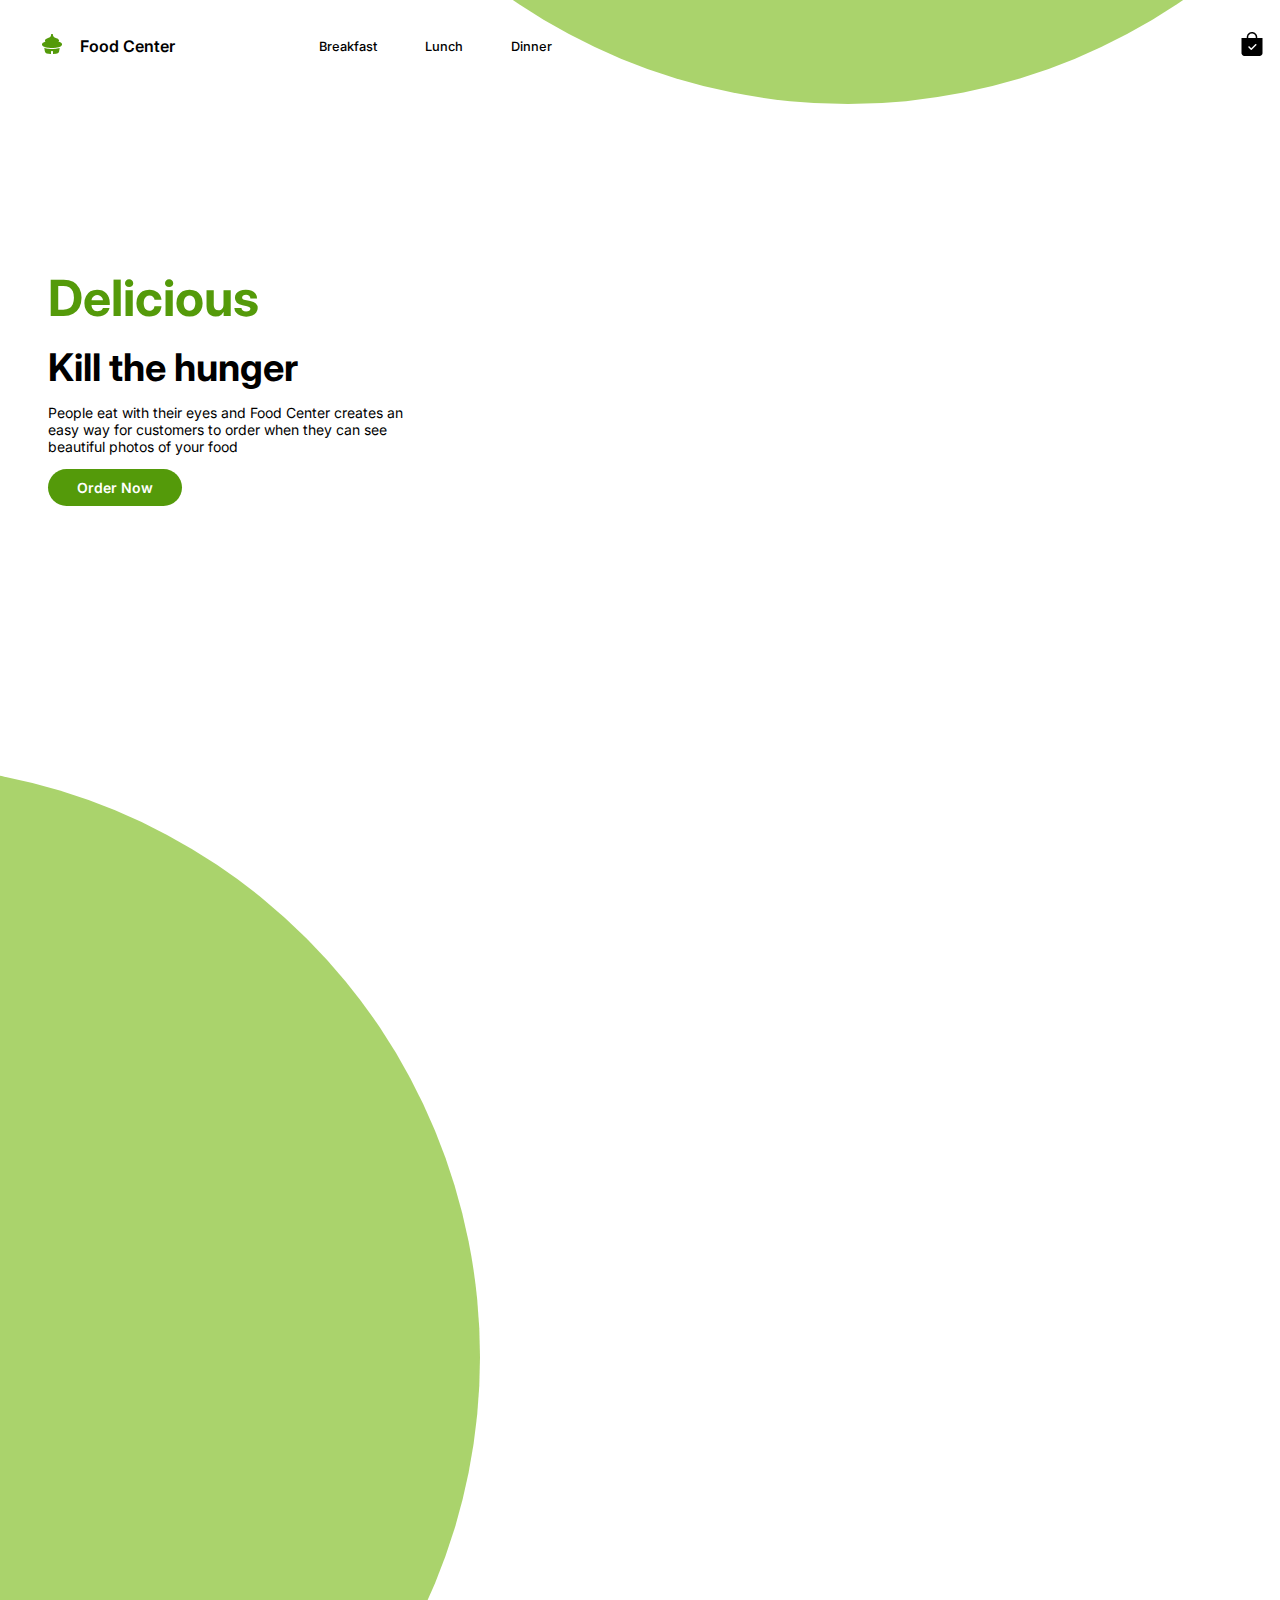
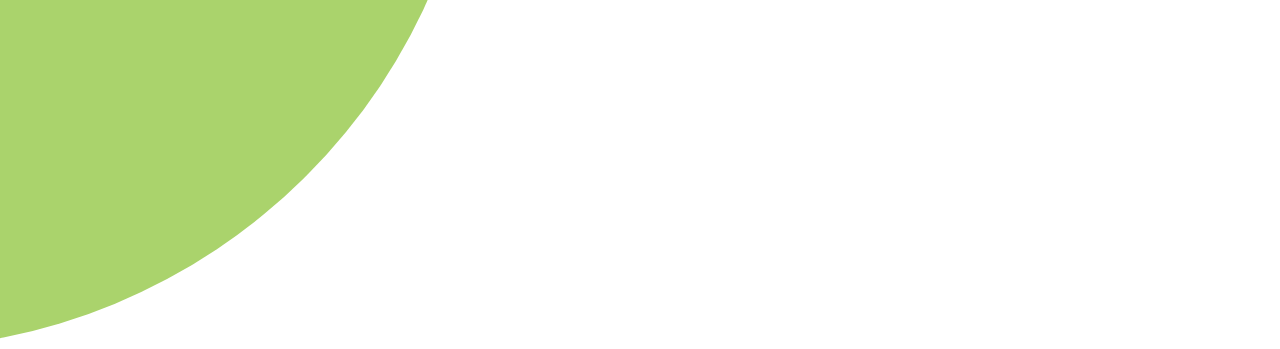
<file: index.html>
<!DOCTYPE html>
<html lang="en">
<head>
    <meta charset="UTF-8">
    <meta http-equiv="X-UA-Compatible" content="IE=edge">
    <meta name="viewport" content="width=device-width, initial-scale=1.0">
    <title>Food Center</title>
    <link rel="stylesheet" href="styles/style.css">
</head>
<body>
    <header>
        <nav>
            <ul>
                <li class="logo">
                    <img src="Assets/landing-pg-img/Logo.png" alt="">
                </li>
                <li class="logo-txt">Food Center</li>
                <li class="list">Breakfast</li>
                <li class="list">Lunch</li>
                <li class="list">Dinner</li>
                <li class="bag-icon">
                    <img src="Assets/landing-pg-img/Bag Icon.png" alt="">
                </li>
            </ul>
        </nav>
    </header>
    <main>
        <div class="upper-lg-circle">

        </div>
        <div class="text-container">
            <h1>Delicious</h1>
            <h2>Kill the hunger</h2>
            <p>People eat with their eyes and Food Center creates an 
                easy way for customers to order when they can see 
                beautiful photos of your food
            </p>
            <a href="menu.html"><button>Order Now</button></a>
        </div>
        <div class="lower-lg-circle">

        </div>
        
    </main>
    
</body>
</html>
</file>
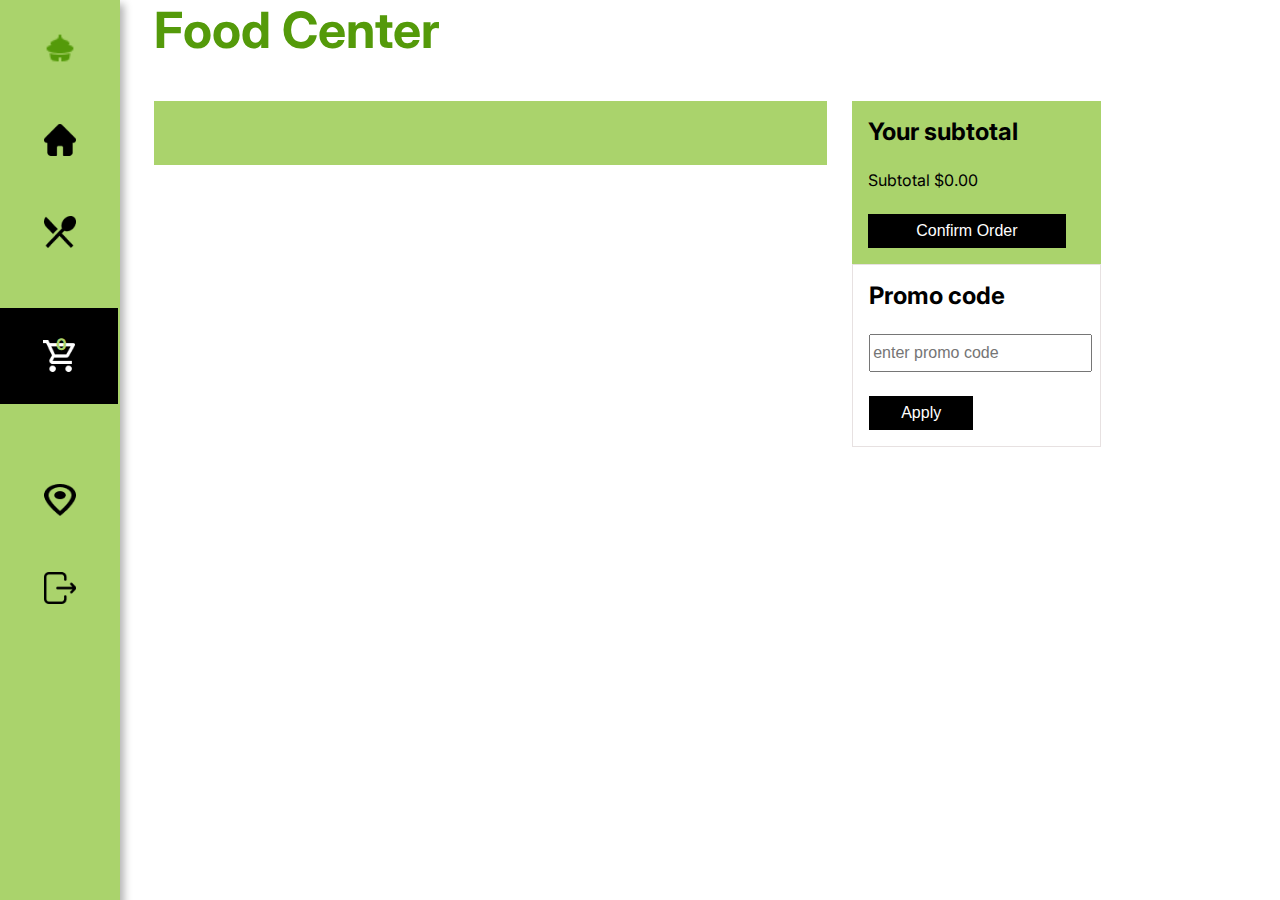
<file: cart.html>
<!DOCTYPE html>
<html lang="en">
<head>
    <meta charset="UTF-8">
    <meta http-equiv="X-UA-Compatible" content="IE=edge">
    <meta name="viewport" content="width=device-width, initial-scale=1.0">
    <title>Cart</title>
    <link rel="stylesheet" href="styles/cart.css">
</head>
<body>
    <main>
         <!-- side nav bar -->
         <div class="nav-bar">
            <a href="index.html"><img src="Assets/landing-pg-img/Logo.png" alt=""></a>
            <a href="index.html"><img class="home" src="Assets/menu-imgs/Vector.png" alt=""></a>
            <a href="menu.html"><img class="menu-icon" src="Assets/menu-imgs/path.png" alt=""></a>
            <a class="cart-anchor" href="cart.html"><img class="cart-icon" src="Assets/menu-imgs/shopping_cart_24px.png" alt="">
                <span class="cart-count">0</span>
            </a>
            <img class="location" src="Assets/menu-imgs/place_24px.png" alt="">
            <img class="logout" src="Assets/menu-imgs/logout.png" alt="">
        </div>

        <!-- food ordered section  -->

        <div class="orders-section">
            <h1>Food Center</h1>
            <div class="orders">
                <div class="food-price active">
                    <img class="food-img" src="Assets/menu-imgs/Smashed-Avo.png" alt="">
                    <div class="name-price">
                        <p>Smashed Avo</p>
                        <small>$20.00</small>
                    </div>
                    <button class="reduce-btn">-</button>
                    <input class="display" type="text" readonly name="" id="smashed-input">
                    <button class="increament-btn">+</button>
                    <img class="del-btn" src="Assets/menu-imgs/del.png" alt="">
                </div>
                <div class="food-price active">
                    <img class="food-img" src="Assets/menu-imgs/Yin&Yong.png" alt="">
                    <div class="name-price">
                        <p>Yin & Yang</p>
                        <small>$10.00</small>
                    </div>
                    <button class="reduce-btn">-</button>
                    <input class="display" type="text" readonly name="" id="">
                    <button class="increament-btn">+</button>
                    <img class="del-btn" src="Assets/menu-imgs/del.png" alt="">
                </div>
                <div class="food-price active">
                    <img class="food-img" src="Assets/menu-imgs/pancake.png" alt="">
                    <div class="name-price">
                        <p>Pancakes</p>
                        <small>$25.00</small>
                    </div>
                    <button class="reduce-btn">-</button>
                    <input class="display" type="text" readonly name="" id="">
                    <button class="increament-btn">+</button>
                    <img class="del-btn" src="Assets/menu-imgs/del.png" alt="">
                </div>
                <div class="food-price active">
                    <img class="food-img" src="Assets/menu-imgs/Rectangle12.png" alt="">
                    <div class="name-price">
                        <p>Huevos Rancheros</p>
                        <small>$15.00</small>
                    </div>
                    <button class="reduce-btn">-</button>
                    <input class="display" type="text" readonly name="" id="">
                    <button class="increament-btn">+</button>
                    <img class="del-btn" src="Assets/menu-imgs/del.png" alt="">
                </div>
                <div class="food-price active">
                    <img class="food-img" src="Assets/menu-imgs/Rectangle13.png" alt="">
                    <div class="name-price">
                        <p>Rancheros (Tofu)</p>
                        <small>$23.00</small>
                    </div>
                    <button class="reduce-btn">-</button>
                    <input class="display" type="text" readonly name="" id="">
                    <button class="increament-btn">+</button>
                    <img class="del-btn" src="Assets/menu-imgs/del.png" alt="">
                </div>
                <div class="food-price active">
                    <img class="food-img" src="Assets/menu-imgs/Rectangle14.png" alt="">
                    <div class="name-price">
                        <p>Breakkie Roll</p>
                        <small>$18.00</small>
                    </div>
                    <button class="reduce-btn">-</button>
                    <input class="display" type="text" readonly name="" id="">
                    <button class="increament-btn">+</button>
                    <img class="del-btn" src="Assets/menu-imgs/del.png" alt="">
                </div>
                <div class="food-price active">
                    <img class="food-img" src="Assets/menu-imgs/Rectangle15.png" alt="">
                    <div class="name-price">
                        <p>Breakkie Roll2</p>
                        <small>$20.00</small>
                    </div>
                    <button class="reduce-btn">-</button>
                    <input class="display" type="text" readonly name="" id="">
                    <button class="increament-btn">+</button>
                    <img class="del-btn" src="Assets/menu-imgs/del.png" alt="">
                </div>
                <div class="food-price active">
                    <img class="food-img" src="Assets/menu-imgs/Rectangle16.png" alt="">
                    <div class="name-price">
                        <p>Burrito</p>
                        <small>$30.00</small>
                    </div>
                    <button class="reduce-btn">-</button>
                    <input class="display" type="text" readonly name="" id="">
                    <button class="increament-btn">+</button>
                    <img class="del-btn" src="Assets/menu-imgs/del.png" alt="">
                </div>
            </div>
        </div>

        <!-- confirm section  -->
        <div class="confirm-container">
            <div class="confirm-order">
                <h2>Your subtotal</h2>
                <p>Subtotal <span>$<span id="total-price">0</span>.00</span></p>
                <button id="confirm-btn">Confirm Order</button>
            </div>
            <div class="promo-code">
                <h2>Promo code</h2>
                <input type="text" placeholder="enter promo code" name="" id="promoInput">
                <button id="apply-promo">Apply</button>
            </div>
        </div>
    </main>
    <script src="Script/cart.js"></script>
    
</body>
</html>
</file>
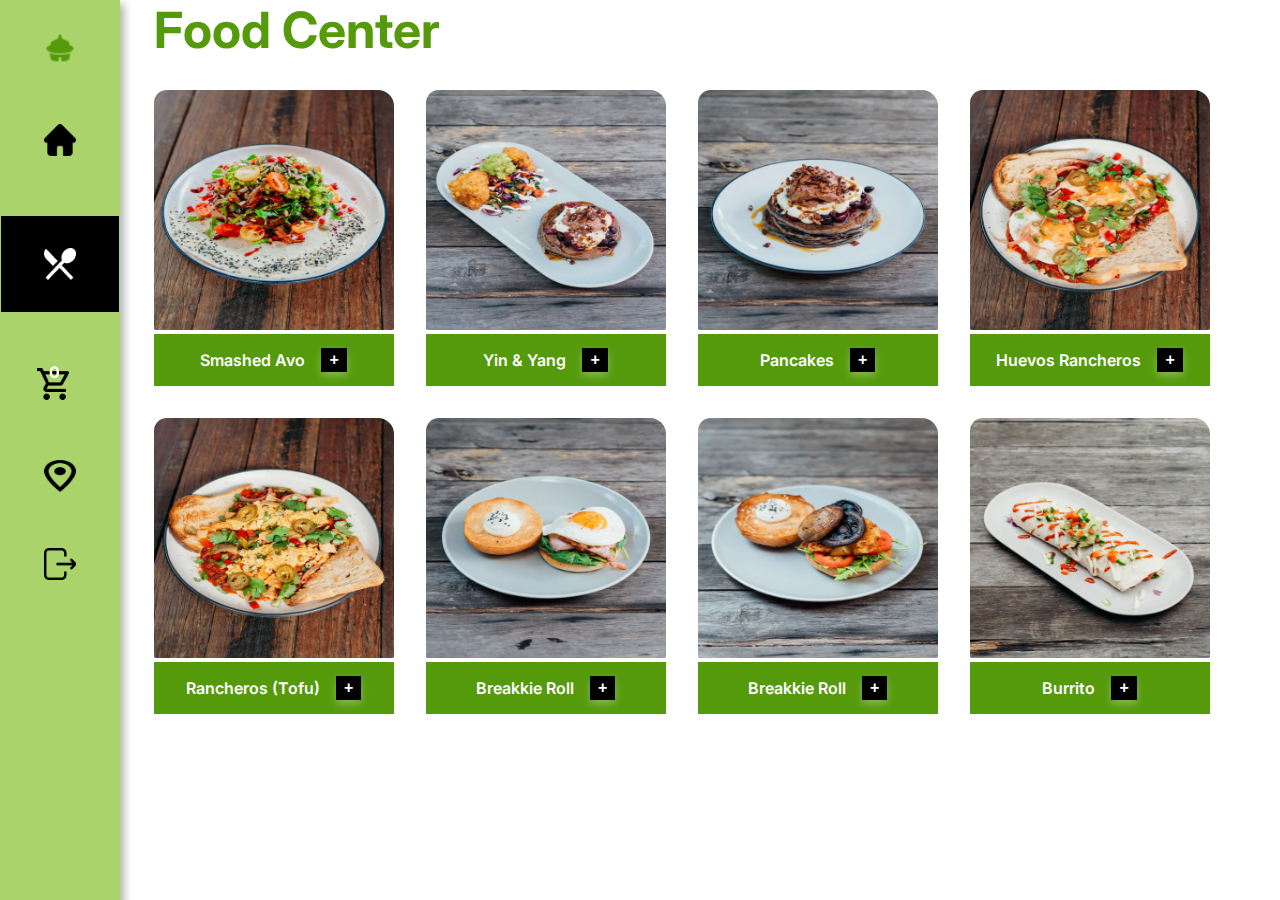
<file: menu.html>
<!DOCTYPE html>
<html lang="en">
<head>
    <meta charset="UTF-8">
    <meta http-equiv="X-UA-Compatible" content="IE=edge">
    <meta name="viewport" content="width=device-width, initial-scale=1.0">
    <title>Menu</title>
    <link rel="stylesheet" href="styles/menu.css">
</head>
<body>
    <main>
        <!-- side nav bar -->
        <div class="nav-bar">
            <a href="index.html"><img src="Assets/landing-pg-img/Logo.png" alt=""></a>
            <a href="index.html"><img class="home" src="Assets/menu-imgs/Vector.png" alt=""></a>
            <img class="menu-icon" src="Assets/menu-imgs/path.png" alt="">
            <a class="cart-anchor" href="cart.html">
                <img class="cart" src="Assets/menu-imgs/shopping_cart_24px.png" alt="">
                <span class="cart-count">0</span>
            </a>
            <img class="location" src="Assets/menu-imgs/place_24px.png" alt="">
            <img class="logout" src="Assets/menu-imgs/logout.png" alt="">
        </div>

        <!-- food section  -->
        <div class="food-section">
            <h1>Food Center</h1>
            <div class="food-container">
                <div class="food">
                    <img src="Assets/menu-imgs/Smashed-Avo.png" alt="">
                    <div class="text-btn">
                        <p>Smashed Avo</p>
                        <button id="smashed-avo" class="add-to-cart-btn">+</button>
                    </div>
                </div>
                <div class="food">
                    <img src="Assets/menu-imgs/Yin&Yong.png" alt="">
                    <div class="text-btn">
                        <p>Yin & Yang</p>
                        <button class="add-to-cart-btn">+</button>
                    </div>
                </div>
                <div class="food">
                    <img src="Assets/menu-imgs/pancake.png" alt="">
                    <div class="text-btn">
                        <p>Pancakes</p>
                        <button class="add-to-cart-btn">+</button>
                    </div>
                </div>
                <div class="food">
                    <img src="Assets/menu-imgs/Rectangle12.png" alt="">
                    <div class="text-btn">
                        <p>Huevos Rancheros</p>
                        <button class="add-to-cart-btn">+</button>
                    </div>
                </div>
                <div class="food">
                    <img src="Assets/menu-imgs/Rectangle13.png" alt="">
                    <div class="text-btn">
                        <p>Rancheros (Tofu)</p>
                        <button class="add-to-cart-btn">+</button>
                    </div>
                </div>
                <div class="food">
                    <img src="Assets/menu-imgs/Rectangle14.png" alt="">
                    <div class="text-btn">
                        <p>Breakkie Roll</p>
                        <button class="add-to-cart-btn">+</button>
                    </div>
                </div>
                <div class="food">
                    <img src="Assets/menu-imgs/Rectangle15.png" alt="">
                    <div class="text-btn">
                        <p>Breakkie Roll</p>
                        <button class="add-to-cart-btn">+</button>
                    </div>
                </div>
                <div class="food">
                    <img src="Assets/menu-imgs/Rectangle16.png" alt="">
                    <div class="text-btn">
                        <p>Burrito</p>
                        <button class="add-to-cart-btn">+</button>
                    </div>
                </div>
            </div>
            <!-- <button class="btn-loadmore">Load more</button> -->
        </div>
    </main>
    
    <script src="Script/menu.js"></script>
</body>
</html>
</file>
<file: styles/style.css>
@import url('https://fonts.googleapis.com/css2?family=Inter:wght@400;500;600;700;800;900&display=swap');

body {
    font-family: 'Inter', sans-serif;
    height: 100vh;
    margin: 0;
    box-sizing: border-box;
    overflow: hidden;
    height: 100vh;
}

/* styling for the nav section  */

nav {
    margin-top: 2rem;
}

nav ul {
    display: flex;
    list-style: none;
    align-items: center;
}

.logo {
    margin-right: 1rem;
}

.logo-txt {
    margin-right: 9rem;
    font-size: 1rem;
    font-weight: 600;
}

.list {
    margin-right: 3rem;
    font-size: 0.8rem;
    font-weight: 500;
    color: black;
}

.bag-icon {
    margin-left: 43rem;
}
/* end of styling for the nav section  */

/* styling for the text container  */
.text-container {
    margin-left: 3rem;
    margin-top: 13rem;
}

h1 {
    font-size: 3.125rem;
    color: #549A0A;
    margin-bottom: 1rem;
}

h2 {
    margin: 0;
    font-size: 2.375rem;
}

p {
    font-size: 0.875rem;
    width: 22.625rem;
    margin-top: 0.5;
}

.text-container button {
    padding: 0.625rem 1.8rem;
    background-color: #549A0A;
    border-radius: 6.25rem;
    border: none;
    font-size: 0.875rem;
    font-weight: 600;
    font-family: 'Inter', sans-serif;
    color: white;
    cursor: pointer;
}
/* end of styling for the text container  */

/* styling for the upper and lower large circle */

.upper-lg-circle, .lower-lg-circle {
    width: 79.813rem;
    height: 79.813rem;
    background-color: #AAD36C;
    border-radius: 100%;
    position: absolute;
}

.upper-lg-circle {
    top: -120%;
    left: 15%;
    z-index: -1;
}

.lower-lg-circle {
    left: -55%;
    top: 85%;
}

/* styling for media responsiveness  */

@media (max-width:1318px) {
    .bag-icon {
        margin-left: 40rem;
    }

    .upper-lg-circle, .lower-lg-circle {
        width: 74rem;
        height: 74rem;
    }

    .upper-lg-circle {
        /* top: -120%; */
        left: 20%;
    }
    /* .logo-txt {
        margin-right: 7rem;
    } */
  
}

@media (max-width:1270px) {
    .bag-icon {
        margin-left: 35rem;
    }    
}

@media (max-width:1190px) {
    .bag-icon {
        margin-left: 30rem;
    }    
}

@media (max-width:1105px) {
    .bag-icon {
        margin-left: 25rem;
    }    
}

@media (max-width:1020px) {
    .bag-icon {
        margin-left: 20rem;
    }
    
    .upper-lg-circle, .lower-lg-circle {
        width: 69rem;
        height: 69rem;
    }

    .lower-lg-circle {
        left: -60%;
    }
}

@media (max-width:950px) {
    .bag-icon {
        margin-left: 15rem;
    }
    
    /* .upper-lg-circle, .lower-lg-circle {
        width: 69rem;
        height: 69rem;
    } */

    .lower-lg-circle {
        left: -75%;
    }
}

@media (max-width:870px) {
    .bag-icon {
        margin-left: 10rem;
    }
}

@media (max-width:785px) {
    .bag-icon {
        margin-left: 5rem;
    }
}

@media (max-width:710px) {
    .logo-txt {
        margin-right: 5rem;
    }

    .list {
        margin-right: 2rem;
    }

    .lower-lg-circle {
        left: -95%;
    }
}


@media (max-width:600px) {
    ul {
        padding-left: 1.5rem;
    }

    .text-container {
        margin-left: 1.5rem;
        /* margin-top: 13rem; */
    }

    .list {
        margin-right: 2rem;
    }

    .bag-icon {
        margin-left: 2rem;
    }

    .lower-lg-circle {
        left: -85%;
    }

    .upper-lg-circle, .lower-lg-circle {
        width: 49rem;
        height: 49rem;
    }

    .upper-lg-circle {
        top: -70%;
        left: 30%;
    }

    h1 {
        font-size: 2.5rem;
        /* margin-bottom: 1rem; */
    }
    
    h2 {
        /* margin: 0; */
        font-size: 1.9rem;
    }
}

@media (max-width:530px) {
    .list {
        margin-right: 1rem;
        /* font-size: 0.8rem; */
    }
    
}

@media (max-width:495px) {
    
    .logo-txt {
        margin-right: 3rem;
    }

    p {
        font-size: 0.875rem;
        width: 22rem;
    }

    .upper-lg-circle, .lower-lg-circle {
        width: 40rem;
        height: 40rem;
        display: none;
    }

    .upper-lg-circle {
        top: -45%;
        left: 35%;
    }

}

@media (max-width:450px) {
    .list {
        margin-right: 0.8rem;
        font-size: 0.6rem;
    }

    .upper-lg-circle {
        top: -50%;
        left: 40%;
    }
    
}

@media (max-width:420px) {
    .list {
        color: #549A0A;
    }

    .upper-lg-circle {
        width: 18rem;
        height: 18rem;
        border-top-right-radius: 0;
        border-top-left-radius: 0;
        display: none;
    }


    .lower-lg-circle {
        width: 25.7rem;
        height: 20rem;
        border-bottom-right-radius: 0;
        border-bottom-left-radius: 0;
    }

    .upper-lg-circle {
        top: 0%;
        left: 30%;
    }

    .lower-lg-circle {
        left: 0;
        top: 70%;
    }
    
}

@media (max-width:400px) {
    .logo-txt {
        font-size: 0.8rem;
    }

    .bag-icon {
        margin-left: 1rem;
    }
    
    p {
        font-size: 0.8rem;
        width: 20rem;
    }

    /* .upper-lg-circle, .lower-lg-circle {
        width: 18rem;
        height: 18rem;
        border-top-right-radius: 0;
        border-top-left-radius: 0;
    } */

    .lower-lg-circle {
        width: 23.4rem;
        height: 20rem;
    }

    .upper-lg-circle {
        top: 0%;
        left: 23%;
    }

    .lower-lg-circle {
        left: 0;
        top: 75%;
    }

    
}

@media (max-width:370px) {
    .bag-icon {
        margin-left: 0;
    }
}
</file>
<file: styles/cart.css>
@import url('https://fonts.googleapis.com/css2?family=Inter:wght@400;500;600;700;800;900&display=swap');

body {
    margin: 0;
    box-sizing: border-box;
    font-family: 'Inter', sans-serif;
}


/* styling the menu sidenav */

main {
    display: flex;
}

.nav-bar {
    display: flex;
    flex-direction: column;
    align-items: center;
    background-color: #AAD36C;
    width: 7.5rem;
    height: 100vh;
    padding-top: 2rem;
    /* border-radius: 1.5rem; */
    position: fixed;
    box-shadow: 4px 4px 8px rgba(0, 0, 0, 0.3);
}

.nav-bar img {
    width: 2rem;
    height: 2rem;
    margin-bottom: 3.5rem;
    cursor: pointer;
    
}

/* .menu-icon {
    filter: invert(100%);
} */

.cart-icon {
    background-color:black;
    padding: 2rem 2.7rem;
    /* filter: invert(100%); */
}

.home, .location, .logout {
    filter: invert(100%);
}

.cart-anchor {
    text-decoration: none;
}

.cart-count {
    position: relative;
    left: 47%;
    bottom: 74%;
    text-decoration: none;
    color: #AAD36C;
    font-weight: bold;
}
/* end of styling for the side bar  */

/* styling for the order section  */

.orders-section h1 {
    font-size: 3.125rem;
    margin-top: 0;
    position: fixed;
    background-color: white;
    color:#549A0A;
    width: 100%;
}

.orders-section {
    margin-left: 12%;
    margin-right: 2%;
    margin-bottom: 3rem;
}

.orders {
    margin-top: 6.3rem;
    background-color: #AAD36C;
    width: 38.063rem;
    padding: 2rem;
    /* height: fit-content; */
}

.food-price {
    display: flex;
    align-items: center;
    margin-bottom: 2rem;
    /* display: none; */
}

.active.food-price {
    display: none;
}

.food-img {
    height: 3rem;
    width: 3rem;
    border-radius: 100%;
    margin-right: 1rem;
}

.name-price {
    margin-right: 9rem;
    width: 9.375rem;
}

.name-price p {
    margin: 0;
    font-weight: bold;
}

.food-price input {
    width: 1rem;
    padding: 0.5rem;
    margin: 0 0.5rem;
    cursor: pointer;
    display: flex;
}

.food-price button {
    cursor: pointer;
    background-color: transparent;
    border: none;
    font-size: 1rem;
    font-weight: bold;
}

.increament-btn {
    margin-right: 9rem;
}

.del-btn {
    cursor: pointer;
}
/* end of styling order section */

/* styling for the confirm section */

.confirm-container {
    margin-top: 6.3rem;
}

.confirm-order {
    padding: 1rem;
    background-color: #AAD36C;
}

.confirm-container h2 {
    margin: 0;
}

.confirm-order p {
    margin:  1.5rem 0;
}

.confirm-order button {
    padding: 0.5rem 3rem;
    font-size: 1rem;
    border: none;
    background-color: black;
    color: white;
    cursor: pointer;
}

.promo-code {
    padding: 1rem;
    border: 1px solid rgb(231, 225, 225);
}

.promo-code input {
    display: block;
    margin: 1.5rem 0;
    height: 2rem;
    width: 100%;
    font-size: 1rem;
}

.promo-code button {
    padding: 0.5rem 2rem;
    border: none;
    background-color: black;
    color: white;
    font-size: 1rem;
    cursor: pointer;
}

/* styling for media responsiveness  */

@media (max-width:1080px) {
    .orders {
        width: 35rem;
        padding: 1rem;
    }

    .orders-section {
        margin-left: 16%;
    }

    .name-price {
        margin-right: 5rem;
    }
}

@media (max-width:1030px) {
    .orders-section {
        margin-left: 14%;
    }
}

@media (max-width:1000px) {

    .orders {
        width: 30rem;
    }

    .name-price {
        margin-right: 3rem;
    }

    .increament-btn {
        margin-right: 5rem;
    }

    .orders-section {
        margin-left: 15%;
    }
}

@media (max-width:913px) {
    .orders {
        width: 27rem;
    }

    .name-price {
        margin-right: 3rem;
    }

    .increament-btn {
        margin-right: 3rem;
    }

    .orders-section {
        margin-left: 16%;
    }
}

@media (max-width:870px) {
    .orders-section h1 {
        font-size: 2.5rem;
    }

    .orders {
        margin-top: 5rem;
    }

    main {
        flex-direction: column;
    }

    .confirm-container, .orders-section {
        margin-left: 22%;
    }

    .confirm-container {
        margin-top: 0;
        width: 18rem;
        margin-bottom: 3rem;
    }

    .orders-section {
        margin-bottom: 3rem;
    } 
}

@media (max-width:600px) {
    .orders {
        width: 22rem;
    }

    .confirm-container, .orders-section {
        margin-left: 25%;
    }

    .food-img {
        height: 2rem;
        width: 2rem;
        margin-right: 0.5rem;
    }

    .name-price {
        width: 9.375rem;
        margin-right: 2rem;
    }
    
    .name-price p {
       font-size: 0.8rem;
    }

    .increament-btn {
        margin-right: 2rem;
    }

    .del-btn {
        width: 1rem;
        height: 1rem;
    }
}

@media (max-width:530px) {

    .nav-bar {
        width: 5rem;
        padding-top: 2rem;
    }

    .nav-bar img {
        width: 1.5rem;
        height: 1.5rem;
        margin-bottom: 3.5rem;       
    }
    
    .cart-icon {   
        padding: 1.5rem 1.8rem;
    }

    .cart-count {
        font-size: 0.8rem;
        bottom: 77%;
    }


    .orders-section h1 {
        font-size: 2rem;
    }

    .orders {
        margin-top: 3.5rem;
        width: 19rem;
    }

    .confirm-container, .orders-section {
        margin-left: 30%;
    }
}

@media (max-width:500px) {
    .orders {
        width: 17rem;
    }

    .confirm-container, .orders-section {
        margin-left: 30%;
    }

    .name-price p {
        font-size: 0.7rem;
     }

     .name-price small {
        font-size: 0.6rem;
     }

    .food-price input {
        width: 0.8rem;
        padding: 0.3rem;
        margin: 0 0.3rem;
    }

    .increament-btn {
        margin-right: 1rem;
    }

    .del-btn {
        width: 0.8rem;
        height: 0.8rem;
    }

}

@media (max-width:470px) {
    .confirm-container, .orders-section {
        margin-left: 25%;
    }

    .orders {
        padding: 0.5rem;
    }
}

@media (max-width:400px) {
    .orders, .confirm-container {
        width: 16rem;
    }

    .name-price {
        margin-right: 1rem;
    }
}
</file>
<file: styles/menu.css>
@import url('https://fonts.googleapis.com/css2?family=Inter:wght@400;500;600;700;800;900&display=swap');

body {
    margin: 0;
    box-sizing: border-box;
    font-family: 'Inter', sans-serif;
}


/* styling the menu sidenav */

main {
    display: flex;
}

.nav-bar {
    display: flex;
    flex-direction: column;
    align-items: center;
    background-color: #AAD36C;
    width: 7.5rem;
    height: 100vh;
    padding-top: 2rem;
    /* border-radius: 1.5rem; */
    position: fixed;
    box-shadow: 4px 4px 8px rgba(0, 0, 0, 0.3);
}

.nav-bar img {
    width: 2rem;
    height: 2rem;
    margin-bottom: 3.5rem;
    cursor: pointer;
    
}

.menu-icon {
    background-color:white;
    padding: 2rem 2.7rem;
    filter: invert(100%);
}

.home, .cart, .location, .logout {
    filter: invert(100%);
}

.cart-anchor {
    text-decoration: none;
}

.cart-count {
    position: relative;
    right: 50%;
    bottom: 85%;
    text-decoration: none;
    color: white;
    font-weight: bold;
}
/* end of styling for the side bar  */

/* styling for the food section  */

.food-section {
    margin-left: 12%;
    margin-bottom: 5%;
}

.food-section h1 {
    font-size: 3.125rem;
    margin-top: 0;
    position: fixed;
    background-color: white;
    color:#549A0A;
    width: 100%;
}

.food-container {
    margin-top: 8%;
    display: flex;
    flex-wrap: wrap;
    gap: 2rem;
}

.food img {
   height: 15rem;
   width: 15rem;
   border-top-right-radius: 1rem;
   border-top-left-radius: 0.8rem;
}

.text-btn {
    display: flex;
    align-items: center;
    justify-content: center;
    background-color: #549A0A;
}

.text-btn p {
    font-weight: 600;
    margin-right: 1rem;
    color: white;
}

.text-btn button {
    background-color: black;
    color: white;
    border: none;
    padding: 0.2rem 0.5rem;
    font-size: 1rem;
    font-weight: 600;
    box-shadow: 0 4px 8px rgba(255, 255, 255, 0.3);
    cursor: pointer;

}

.btn-loadmore {
    padding: 0.625rem 1.8rem;
    background-color: #549A0A;
    /* border-radius: 6.25rem; */
    border: none;
    font-size: 0.875rem;
    font-weight: 600;
    font-family: 'Inter', sans-serif;
    color: white;
    cursor: pointer;
    margin: 3rem auto;
}


/* styling for media responsiveness  */

@media (max-width:1230px) {
    .food-section {
        margin-left: 15%;
    }
    
}

@media (max-width:1100px) {
    .food-container {
        margin-top: 10%;
    }
}

@media (max-width:940px) {
    .food-section {
        margin-left: 18%;
    }

    .food-container {
        margin-top: 13%;
    }

    
}

@media (max-width:800px) {
    .food-section h1 {
        font-size: 2.5rem;
    }

    .food-section {
        margin-left: 22%;
    }
    
}

@media (max-width:675px) {
    .food-section {
        margin-left: 25%;
    }

    .food img {
        height: 12rem;
        width: 12rem;

     }

     .food-container {
        margin-top: 15%;
    }
}

@media (max-width:600px) {
    .food-section {
        margin-left: 28%;
    }

    .food img {
        height: 10rem;
        width: 10em;
     }  
     
     .food-container {
        margin-top: 18%;
    }

     .text-btn p {
        font-size: 0.8rem;
        margin-right: 0.5rem;
    }

    .text-btn button {
        padding: 0.2rem 0.5rem;
        font-size: 0.8rem;
    }
}

@media (max-width:520px) {
    .nav-bar {
        width: 5rem;
        padding-top: 2rem;
    }

    .nav-bar img {
        width: 1.5rem;
        height: 1.5rem;
        margin-bottom: 3.5rem;       
    }
    
    .menu-icon {   
        padding: 1.5rem 1.8rem;
    }

    .cart-count {
        font-size: 0.8rem;
    }

    .food-section h1 {
        font-size: 2rem;
    }

    .food-section {
        margin-left: 30%;
    }

    .food img {
        height: 8rem;
        width: 8em;

     }  

    .text-btn {
        padding: 0.2rem 0;
    }

     .text-btn p {
        font-size: 0.5rem;
        margin-right: 0.5rem;
    }
}

@media (max-width:440px) {
     .food-container {
        margin-top: 20%;
    }

    .food-section {
        margin-left: 27%;
    }
}

@media (max-width:411px) {
   .food-section {
       margin-left: 35%;
   }

   .food img {
       height: 10rem;
       width: 10em;
   }

   .text-btn p {
       font-size: 0.8rem;
       margin-right: 0.5rem;
    }

    .text-btn button {
       padding: 0.2rem 0.5rem;
       font-size: 0.8rem;
    }
}
</file>
